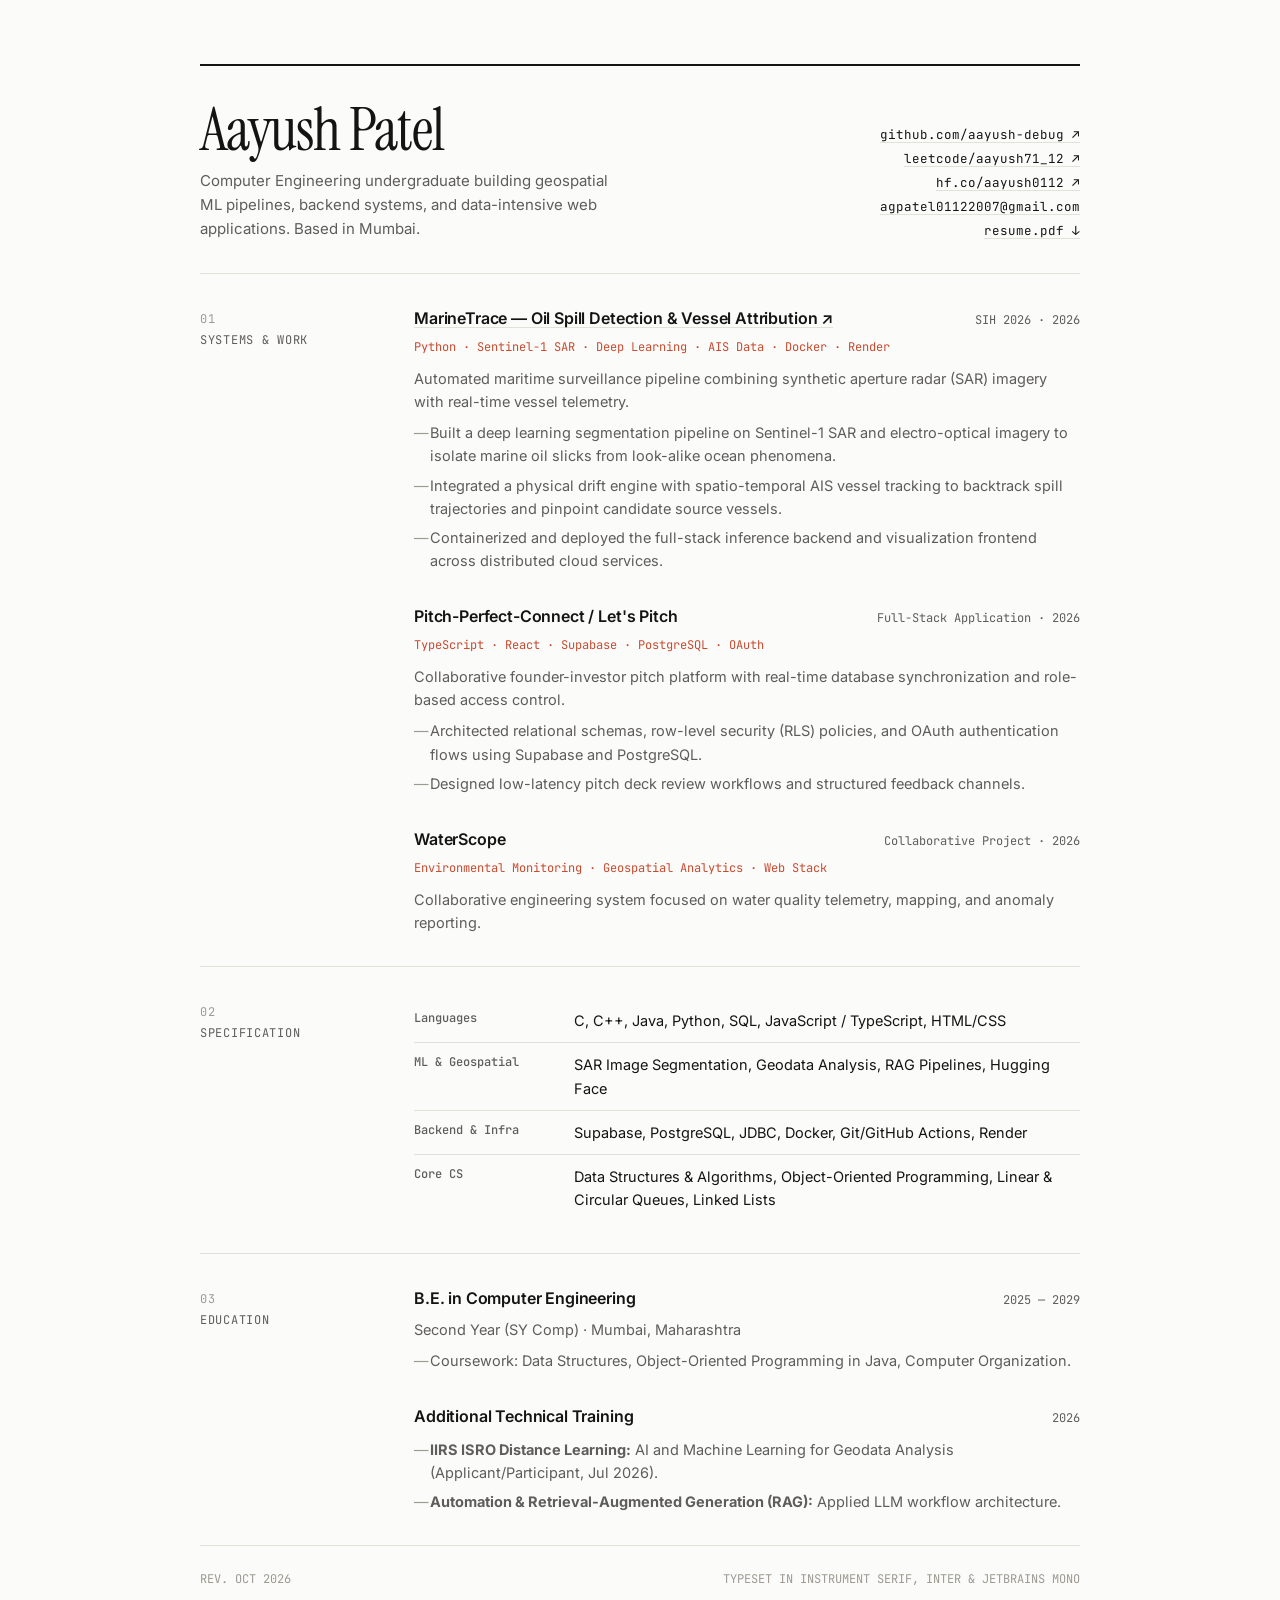
<file: index.html>
<!DOCTYPE html>
<html lang="en">
<head>
  <meta charset="UTF-8" />
  <meta name="viewport" content="width=device-width, initial-scale=1.0" />
  <title>Aayush Patel — Software & ML Engineering</title>
  <link rel="preconnect" href="https://fonts.googleapis.com">
  <link rel="preconnect" href="https://fonts.gstatic.com" crossorigin>
  <link href="https://fonts.googleapis.com/css2?family=Instrument+Serif:ital@0;1&family=Inter:wght@400;500;600&family=JetBrains+Mono:wght@400;500&display=swap" rel="stylesheet">
  <style>
    :root {
      --bg: #FBFBF9;
      --ink: #141413;
      --ink-muted: #5E5D59;
      --ink-faint: #9C9A92;
      --rule: #E2E0D8;
      --accent: #C84B31;
      --mono: 'JetBrains Mono', monospace;
      --sans: 'Inter', -apple-system, BlinkMacSystemFont, sans-serif;
      --serif: 'Instrument Serif', Georgia, serif;
    }

    @media (prefers-color-scheme: dark) {
      :root {
        --bg: #111110;
        --ink: #EDEDEC;
        --ink-muted: #9B9A97;
        --ink-faint: #605F5B;
        --rule: #262624;
        --accent: #E06D53;
      }
    }

    * {
      box-sizing: border-box;
      margin: 0;
      padding: 0;
    }

    body {
      background-color: var(--bg);
      color: var(--ink);
      font-family: var(--sans);
      font-size: 15px;
      line-height: 1.6;
      -webkit-font-smoothing: antialiased;
      padding: 0 24px;
    }

    /* Structural Container */
    .sheet {
      max-width: 880px;
      margin: 64px auto 96px;
      border-top: 2px solid var(--ink);
    }

    /* Header / Masthead */
    header {
      padding: 36px 0 32px;
      border-bottom: 1px solid var(--rule);
      display: grid;
      grid-template-columns: 1fr auto;
      gap: 24px;
      align-items: end;
    }

    .name {
      font-family: var(--serif);
      font-size: clamp(2.5rem, 5vw, 3.75rem);
      font-weight: 400;
      line-height: 0.95;
      letter-spacing: -0.02em;
    }

    .subtitle {
      margin-top: 10px;
      color: var(--ink-muted);
      font-size: 15px;
      max-width: 46ch;
    }

    .meta-links {
      font-family: var(--mono);
      font-size: 12.5px;
      text-align: right;
      display: flex;
      flex-direction: column;
      gap: 4px;
    }

    a {
      color: var(--ink);
      text-decoration: underline;
      text-decoration-color: var(--rule);
      text-underline-offset: 3px;
      transition: text-decoration-color 0.15s ease, color 0.15s ease;
    }

    a:hover {
      color: var(--accent);
      text-decoration-color: var(--accent);
    }

    /* Asymmetric Section Grid */
    .section {
      display: grid;
      grid-template-columns: 190px 1fr;
      padding: 32px 0;
      border-bottom: 1px solid var(--rule);
      gap: 24px;
    }

    .section-label {
      font-family: var(--mono);
      font-size: 12px;
      text-transform: uppercase;
      letter-spacing: 0.06em;
      color: var(--ink-muted);
      padding-top: 4px;
    }

    .section-label span {
      display: block;
      color: var(--ink-faint);
      margin-bottom: 2px;
    }

    /* Entries */
    .entry-list {
      display: flex;
      flex-direction: column;
      gap: 32px;
    }

    .entry-header {
      display: flex;
      justify-content: space-between;
      align-items: baseline;
      gap: 16px;
      margin-bottom: 6px;
    }

    .entry-title {
      font-weight: 600;
      font-size: 16px;
      letter-spacing: -0.01em;
    }

    .entry-meta {
      font-family: var(--mono);
      font-size: 12px;
      color: var(--ink-muted);
      white-space: nowrap;
    }

    .entry-stack {
      font-family: var(--mono);
      font-size: 12px;
      color: var(--accent);
      margin-bottom: 10px;
    }

    .entry-body {
      color: var(--ink-muted);
      font-size: 14.5px;
    }

    .entry-body ul {
      list-style: none;
      margin-top: 8px;
      display: flex;
      flex-direction: column;
      gap: 6px;
    }

    .entry-body li {
      position: relative;
      padding-left: 16px;
    }

    .entry-body li::before {
      content: "—";
      position: absolute;
      left: 0;
      color: var(--ink-faint);
    }

    /* Technical Index Table */
    .spec-table {
      width: 100%;
      border-collapse: collapse;
    }

    .spec-table tr {
      border-bottom: 1px solid var(--rule);
    }

    .spec-table tr:last-child {
      border-bottom: none;
    }

    .spec-table th {
      font-family: var(--mono);
      font-size: 12px;
      font-weight: 500;
      color: var(--ink-muted);
      text-align: left;
      padding: 10px 16px 10px 0;
      width: 160px;
      vertical-align: top;
    }

    .spec-table td {
      padding: 10px 0;
      font-size: 14.5px;
      color: var(--ink);
    }

    /* Footer */
    footer {
      padding-top: 24px;
      display: flex;
      justify-content: space-between;
      font-family: var(--mono);
      font-size: 12px;
      color: var(--ink-faint);
    }

    /* Responsive Mobile Layout */
    @media (max-width: 680px) {
      .sheet {
        margin: 32px auto 64px;
      }
      header {
        grid-template-columns: 1fr;
      }
      .meta-links {
        text-align: left;
        flex-direction: row;
        flex-wrap: wrap;
        gap: 16px;
      }
      .section {
        grid-template-columns: 1fr;
        gap: 16px;
      }
      .entry-header {
        flex-direction: column;
        gap: 2px;
      }
    }

    /* Clean PDF Print Styles */
    @page {
      size: A4 portrait;
      margin: 14mm 16mm;
    }

    @media print {
      :root {
        --bg: #FFFFFF;
        --ink: #141413;
        --ink-muted: #3D3C39;
        --ink-faint: #6B6962;
        --rule: #D5D3CA;
        --accent: #B83B22;
      }
      body {
        background: #FFFFFF !important;
        color: #141413 !important;
        padding: 0 !important;
        font-size: 13.5px;
        line-height: 1.5;
      }
      .sheet {
        margin: 0 !important;
        max-width: 100% !important;
        border-top: 2px solid var(--ink) !important;
      }
      header {
        padding: 14px 0 16px !important;
      }
      .section {
        padding: 18px 0 !important;
        gap: 20px !important;
      }
      .entry-list {
        gap: 16px !important;
      }
      .spec-table th, .spec-table td {
        padding: 7px 0 !important;
      }
      .section-break-print {
        break-before: page;
        page-break-before: always;
      }
      a {
        text-decoration: none !important;
        color: inherit !important;
      }
      .entry, .spec-table tr, .section-label, header, footer {
        break-inside: avoid;
        page-break-inside: avoid;
      }
      .no-print {
        display: none !important;
      }
    }
  </style>
</head>
<body>

  <main class="sheet">
    <!-- MASTHEAD -->
    <header>
      <div>
        <h1 class="name">Aayush Patel</h1>
        <p class="subtitle">
          Computer Engineering undergraduate building geospatial ML pipelines, backend systems, and data-intensive web applications. Based in Mumbai.
        </p>
      </div>
      <nav class="meta-links">
        <a href="https://github.com/aayush-debug" target="_blank" rel="noopener">github.com/aayush-debug ↗</a>
        <a href="https://leetcode.com/u/aayush71_12/" target="_blank" rel="noopener">leetcode/aayush71_12 ↗</a>
        <a href="https://huggingface.co/aayush0112" target="_blank" rel="noopener">hf.co/aayush0112 ↗</a>
        <a href="mailto:agpatel01122007@gmail.com">agpatel01122007@gmail.com</a>
        <a href="resume.pdf" download="Aayush_Patel_Resume.pdf" class="no-print">resume.pdf ↓</a>
      </nav>
    </header>

    <!-- 01 / SELECTED SYSTEMS & PROJECTS -->
    <section class="section">
      <div class="section-label">
        <span>01</span>
        Systems &amp; Work
      </div>
      <div class="entry-list">

        <article class="entry">
          <div class="entry-header">
            <h2 class="entry-title">
              <a href="https://github.com/aayush-debug/MarineTrace" target="_blank" rel="noopener">MarineTrace — Oil Spill Detection &amp; Vessel Attribution ↗</a>
            </h2>
            <span class="entry-meta">SIH 2026 · 2026</span>
          </div>
          <div class="entry-stack">Python · Sentinel-1 SAR · Deep Learning · AIS Data · Docker · Render</div>
          <div class="entry-body">
            <p>Automated maritime surveillance pipeline combining synthetic aperture radar (SAR) imagery with real-time vessel telemetry.</p>
            <ul>
              <li>Built a deep learning segmentation pipeline on Sentinel-1 SAR and electro-optical imagery to isolate marine oil slicks from look-alike ocean phenomena.</li>
              <li>Integrated a physical drift engine with spatio-temporal AIS vessel tracking to backtrack spill trajectories and pinpoint candidate source vessels.</li>
              <li>Containerized and deployed the full-stack inference backend and visualization frontend across distributed cloud services.</li>
            </ul>
          </div>
        </article>

        <article class="entry">
          <div class="entry-header">
            <h2 class="entry-title">Pitch-Perfect-Connect / Let's Pitch</h2>
            <span class="entry-meta">Full-Stack Application · 2026</span>
          </div>
          <div class="entry-stack">TypeScript · React · Supabase · PostgreSQL · OAuth</div>
          <div class="entry-body">
            <p>Collaborative founder-investor pitch platform with real-time database synchronization and role-based access control.</p>
            <ul>
              <li>Architected relational schemas, row-level security (RLS) policies, and OAuth authentication flows using Supabase and PostgreSQL.</li>
              <li>Designed low-latency pitch deck review workflows and structured feedback channels.</li>
            </ul>
          </div>
        </article>

        <article class="entry">
          <div class="entry-header">
            <h2 class="entry-title">WaterScope</h2>
            <span class="entry-meta">Collaborative Project · 2026</span>
          </div>
          <div class="entry-stack">Environmental Monitoring · Geospatial Analytics · Web Stack</div>
          <div class="entry-body">
            <p>Collaborative engineering system focused on water quality telemetry, mapping, and anomaly reporting.</p>
          </div>
        </article>

      </div>
    </section>

    <!-- 02 / TECHNICAL SPECIFICATION -->
    <section class="section section-break-print">
      <div class="section-label">
        <span>02</span>
        Specification
      </div>
      <div>
        <table class="spec-table">
          <tbody>
            <tr>
              <th>Languages</th>
              <td>C, C++, Java, Python, SQL, JavaScript / TypeScript, HTML/CSS</td>
            </tr>
            <tr>
              <th>ML &amp; Geospatial</th>
              <td>SAR Image Segmentation, Geodata Analysis, RAG Pipelines, Hugging Face</td>
            </tr>
            <tr>
              <th>Backend &amp; Infra</th>
              <td>Supabase, PostgreSQL, JDBC, Docker, Git/GitHub Actions, Render</td>
            </tr>
            <tr>
              <th>Core CS</th>
              <td>Data Structures &amp; Algorithms, Object-Oriented Programming, Linear &amp; Circular Queues, Linked Lists</td>
            </tr>
          </tbody>
        </table>
      </div>
    </section>

    <!-- 03 / EDUCATION & TRAINING -->
    <section class="section">
      <div class="section-label">
        <span>03</span>
        Education
      </div>
      <div class="entry-list">

        <article class="entry">
          <div class="entry-header">
            <h2 class="entry-title">B.E. in Computer Engineering</h2>
            <span class="entry-meta">2025 — 2029</span>
          </div>
          <div class="entry-body">
            <p>Second Year (SY Comp) · Mumbai, Maharashtra</p>
            <ul>
              <li>Coursework: Data Structures, Object-Oriented Programming in Java, Computer Organization.</li>
            </ul>
          </div>
        </article>

        <article class="entry">
          <div class="entry-header">
            <h2 class="entry-title">Additional Technical Training</h2>
            <span class="entry-meta">2026</span>
          </div>
          <div class="entry-body">
            <ul>
              <li><strong>IIRS ISRO Distance Learning:</strong> AI and Machine Learning for Geodata Analysis (Applicant/Participant, Jul 2026).</li>
              <li><strong>Automation &amp; Retrieval-Augmented Generation (RAG):</strong> Applied LLM workflow architecture.</li>
            </ul>
          </div>
        </article>

      </div>
    </section>

    <footer>
      <span>REV. OCT 2026</span>
      <span>TYPESET IN INSTRUMENT SERIF, INTER &amp; JETBRAINS MONO</span>
    </footer>
  </main>

</body>
</html>
</file>
